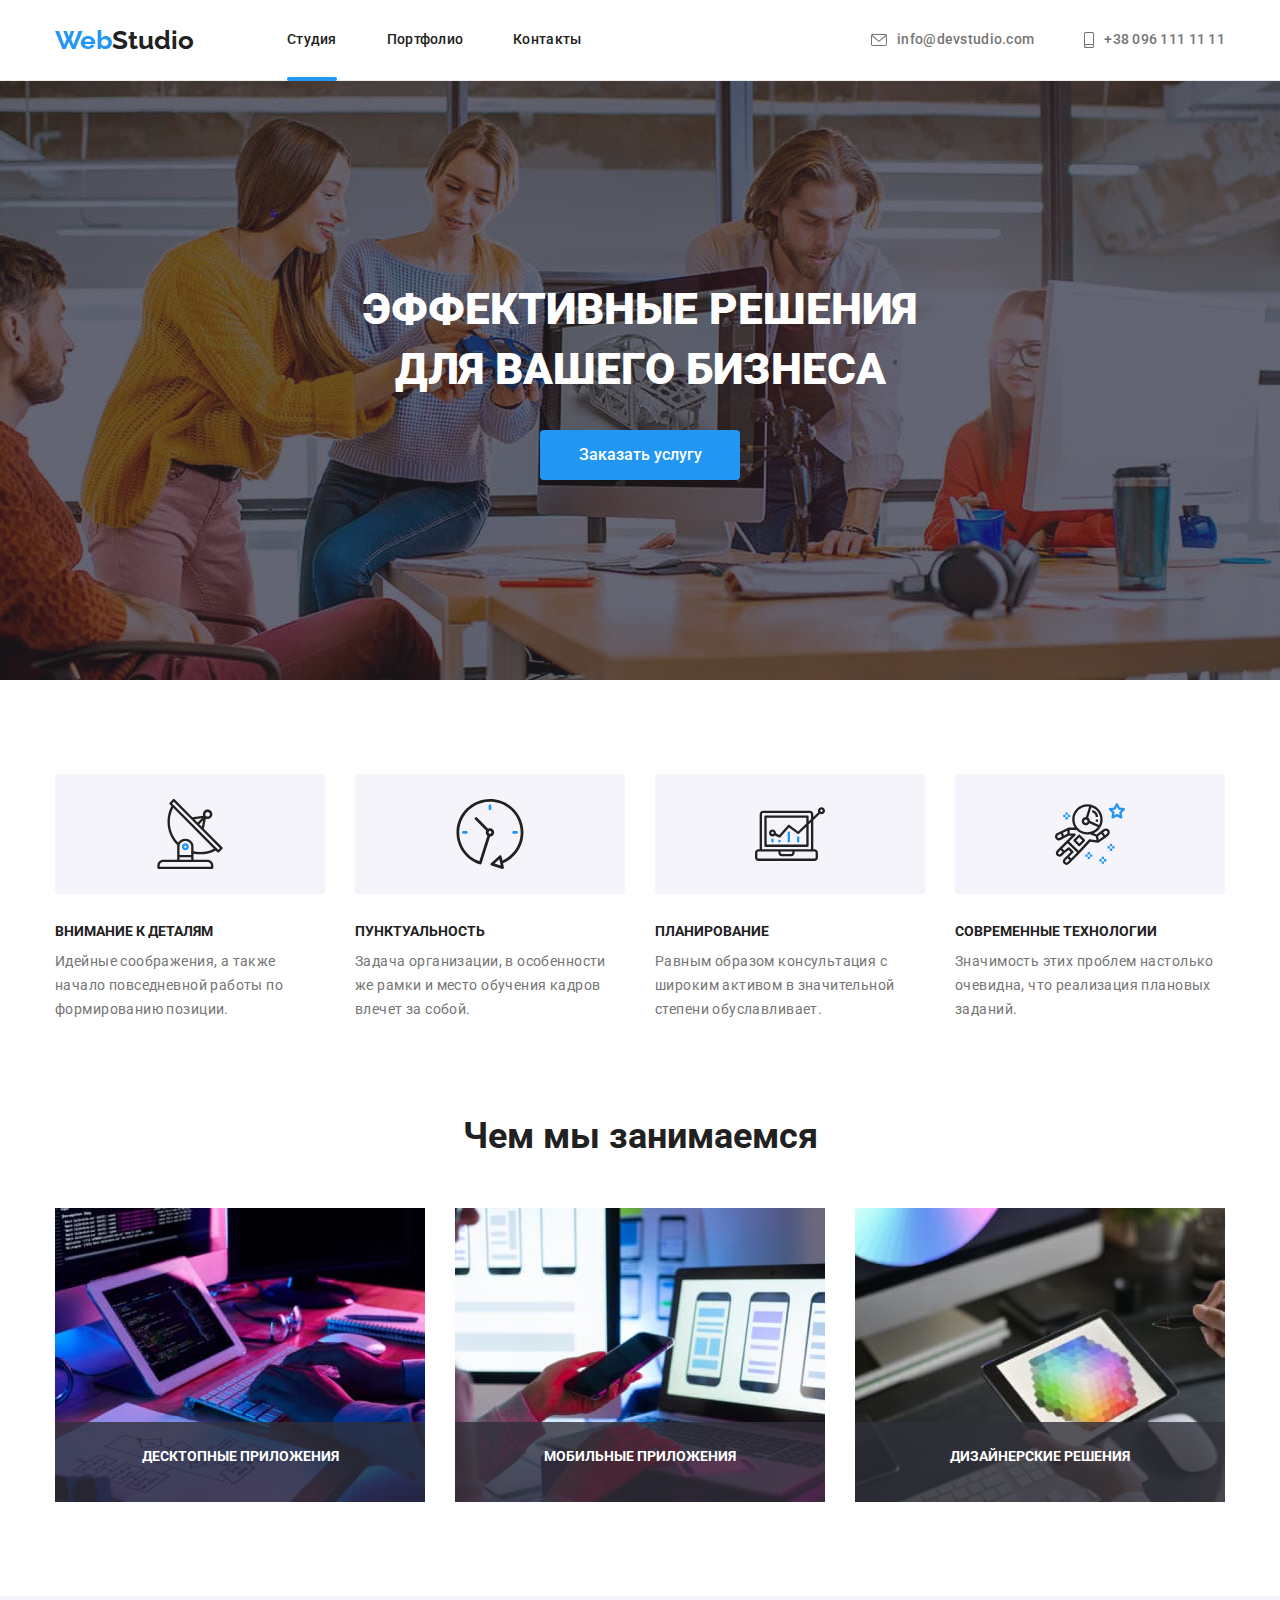
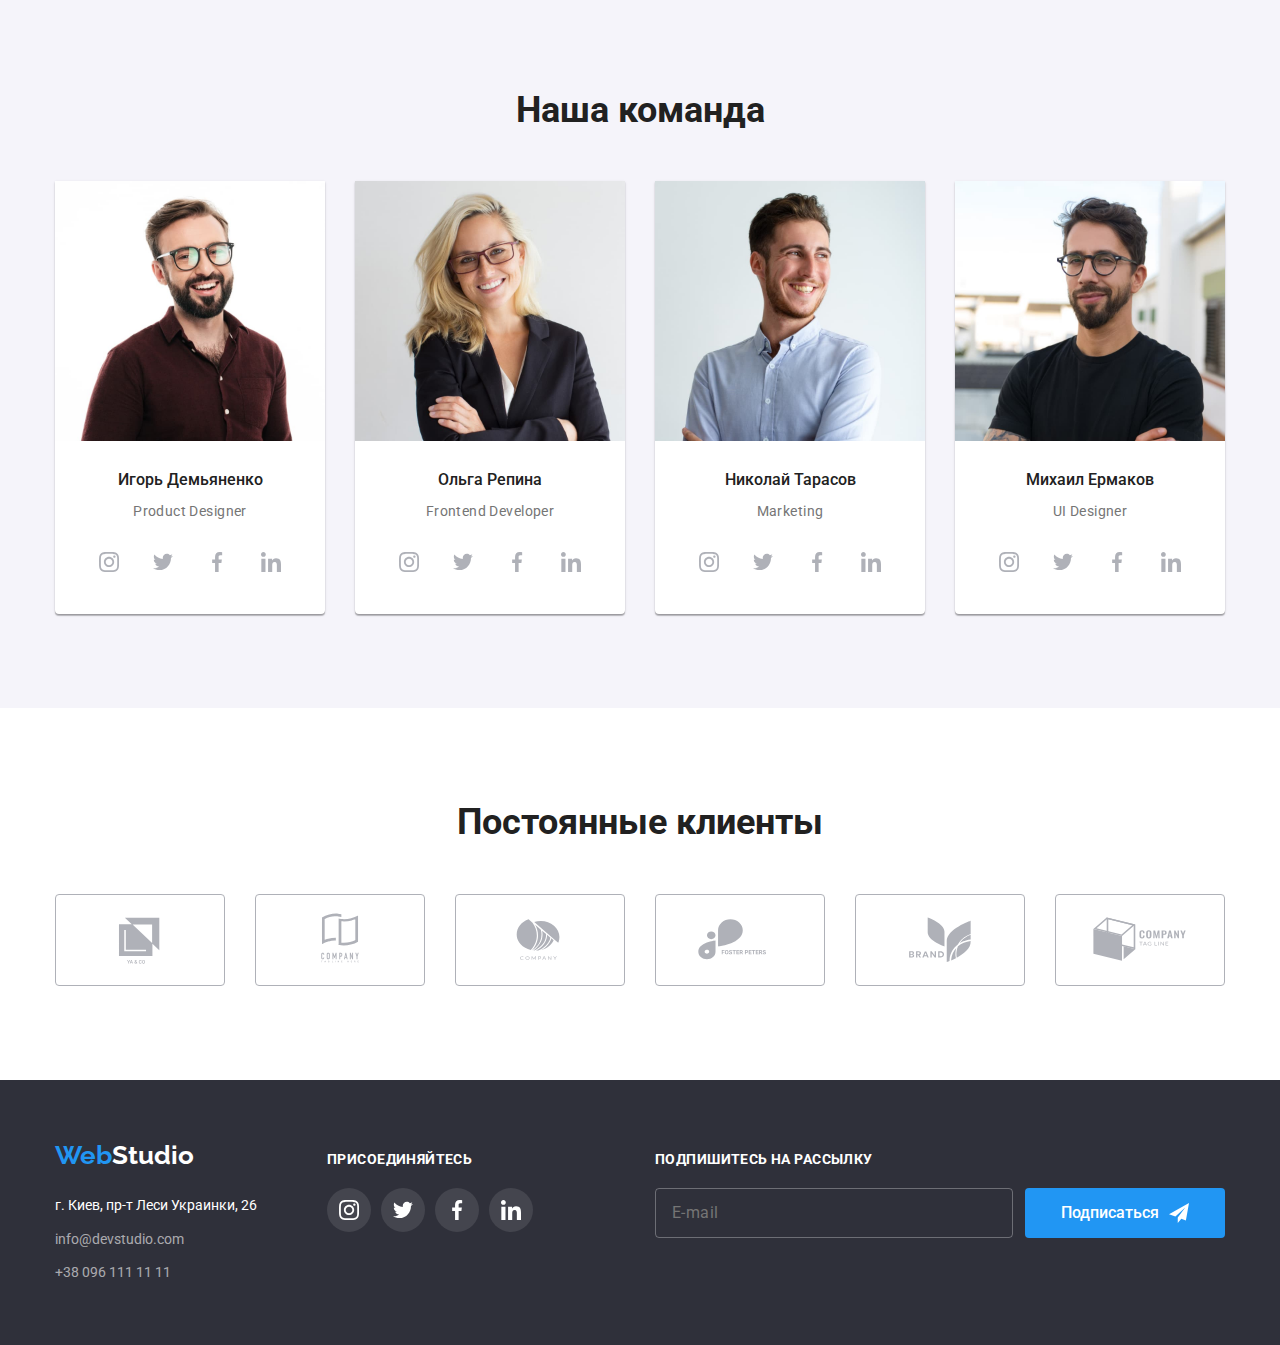
<file: index.html>
<!DOCTYPE html>
<html lang="ru">
<head>
    <meta charset="UTF-8">
    <meta http-equiv="X-UA-Compatible" content="IE=edge">
    <meta name="viewport" content="width=device-width, initial-scale=1.0">
    <title>Document</title>
    
    <link rel="preconnect" href="https://fonts.googleapis.com">
    <link rel="preconnect" href="https://fonts.gstatic.com" crossorigin>
    <link href="https://fonts.googleapis.com/css2?family=Raleway:wght@700&family=Roboto:wght@400;500;700;900&display=swap"
        rel="stylesheet">
    <link rel="stylesheet" href="./css/modern-normalize.css"/>    
    <link rel="stylesheet" href="./css/styles.css" />
</head>
<body class="body">
    <!--------------------------------------- Heder --------------------------------------------->
    <header class="page-header">
        <div class="container page-nav">
                <nav class="box-link">
                    <a href="" class="logo"><span class="accent">Web</span>Studio</a>
                    <ul class="list links-nav">
                        <li class="item ">
                            <a href="./index.html" class="link сurrent-page">Студия</a>
                        </li>
                        <li class="item">
                            <a href="./portfolio.html" class="link">Портфолио</a> 
                        </li>
                        <li class="item">
                            <a href="" class="link">Контакты</a> 
                        </li>
                    </ul>
                </nav>
                <ul class="list contacts-nav ">
                    <li class="item "> 
                        <a href="mailto:info@devstudio.com" class="mail-tel ">
                            <svg class="item-mail-svg" >
                            <use href="./image/symbol-defs.svg#icon-mail"></use>
                            </svg>info@devstudio.com
                        </a>
                    </li>
                    <li class="item ">  
                        <a href="tel:+380961111111" class="mail-tel ">
                            <svg class="item-phone-svg">
                            <use href="./image/symbol-defs.svg#icon-smartphone"></use>
                            </svg>+38 096 111 11 11
                        </a>
                    </li>
                </ul>
        </div>    
    </header>
    <main>
    <!-------------------------------------------------------- Block-hero ------------------------------------------>
            <section class="hero section ">
                <div class="container ">
                    <h1 class="hero-title">ЭФФЕКТИВНЫЕ РЕШЕНИЯ<br>ДЛЯ ВАШЕГО БИЗНЕСА</h1>
                    <button data-modal-open type="button" class="btn  hero-btn ">Заказать услугу</button>
                </div>
                
            </section>

        <!------------------------------- Block-Peculiarities --------------------------->
        <section class=" section section-pecularities">
            <div class="container pecularities">
                <ul class="list pecularities-list">
                    <li class="pecularity-item">
                        <div class="pecularity-svg">
                            <svg class="svg-i" width="70" height="70">
                                <use href="./image/symbol-defs.svg#icon-antenna"></use>
                            </svg>
                        </div>
                        <h3 class="pecularities-title">Внимание к деталям</h3>
                        <p class="pecularities-text">Идейные соображения, а также начало повседневной работы по формированию позиции.</p>
                    </li>
                    <li class="pecularity-item">
                        <div class="pecularity-svg">
                            <svg class="svg-i" width="70" height="70">
                                <use href="./image/symbol-defs.svg#icon-clock"></use>
                            </svg>
                        </div>
                        <h3 class="pecularities-title">Пунктуальность</h3>
                        <p class="pecularities-text">Задача организации, в особенности же рамки и место обучения кадров влечет за собой.</p>
                    </li>
                    <li class="pecularity-item">
                        <div class="pecularity-svg">
                            <svg class="svg-i" width="70" height="70">
                                <use href="./image/symbol-defs.svg#icon-diagram"></use>
                            </svg>
                        </div>
                        <h3 class="pecularities-title">Планирование</h3>
                        <p class="pecularities-text">Равным образом консультация с широким активом в значительной степени обуславливает.</p>
                    </li>
                    <li class="pecularity-item">
                        <div class="pecularity-svg">
                            <svg class="svg-i" width="70" height="70">
                                <use href="./image/symbol-defs.svg#icon-astronaut"></use>
                            </svg>
                        </div>
                        <h3 class="pecularities-title">Современные технологии</h3>
                        <p class="pecularities-text">Значимость этих проблем настолько очевидна, что реализация плановых заданий.</p>
                    </li>
                </ul>
            </div>
        </section>    
        <!------------------------------ Block-whate-we-do -------------------------->
        <section  class=" section ">
            <div class="container" >
                <h2 class="work-title">Чем мы занимаемся</h2>
                <ul class="list  work-item">
                    <li class="item">
                        <div class="card-thumb">
                            <img src="./image/img-dev.jpg" alt="карьтинка-разработчика" width="370" />
                            <div class="card-thumb-work">
                                <h3 class="pecularities-title thumb-work-text">Десктопные приложения</h3>
                            </div>
                        </div>
                        
                    </li>
                    <li class="item">
                        <div class="card-thumb">
                            <img src="./image/img-mob.jpg" alt="картинка-мобильного-разработчика" width="370" />
                            <div class="card-thumb-work">
                                <h3 class="pecularities-title thumb-work-text">Мобильные приложения</h3>
                            </div> 
                        </div>
                        
                    </li>
                    <li class="item">
                        <div class="card-thumb">
                            <img src="./image/img-designe.jpg" alt="картинка-дизайнера" width="370" />
                            <div class="card-thumb-work">
                                <h3 class="pecularities-title thumb-work-text">Дизайнерские решения</h3>
                            </div>
                        </div>
                        
                    </li>
                </ul>
            </div>
            
        </section>           
        
        <!----------------------------------- Block-People ------------------------------------>
        <section class="comand section ">
            <div class="container"> 
                <h2 class=" work-title">Наша команда</h2>
                <div class="list-comand">
                    <ul class="list ">
                        <li class="item-comand">
                            <img src="./image/img-Igor.jpg" alt="Игорь Демьяненко" width="270"> 
                            <h3 class="comand-title">Игорь Демьяненко</h3>
                            <p class="comand-text pecularities-text">Product Designer</p>
                            <ul class="social-list list">
                                    <li class="comand-list">
                                        <a href="" class="social-link">
                                            <svg class="comand-link" width="20" height="20">
                                                <use href="./image/symbol-defs.svg#icon-instagram"></use>
                                            </svg>
                                        </a>
                                    </li>
                                    <li class="comand-list">
                                        <a href="" class="social-link">
                                            <svg class="comand-link" width="20" height="20">
                                                <use href="./image/symbol-defs.svg#icon-twitter"></use>
                                            </svg>
                                        </a>
                                    </li>
                                    <li class="comand-list">
                                        <a href="" class="social-link">
                                            <svg class="comand-link" width="20" height="20">
                                                <use href="./image/symbol-defs.svg#icon-facebook"></use>
                                            </svg>
                                        </a>
                                    </li>
                                    <li class="comand-list">
                                        <a href="" class="social-link">
                                            <svg class="comand-link" width="20" height="20">
                                                <use href="./image/symbol-defs.svg#icon-linkedin"></use>
                                            </svg>
                                        </a>
                                    </li>
                                    
                                
                            </ul>
                        </li>
                    </ul>
                    <ul class="list">
                        <li class="item-comand">
                            <img src="./image/img-Olga.jpg" alt="Ольга Репина" width="270">
                            <h3 class="comand-title">Ольга Репина</h3>
                            <p class="comand-text pecularities-text">Frontend Developer</p>
                            <ul class="social-list list">
                                <li class="comand-list">
                                    <a href="" class="social-link">
                                        <svg class="comand-link" width="20" height="20">
                                            <use href="./image/symbol-defs.svg#icon-instagram"></use>
                                        </svg>
                                    </a>
                                </li>
                                <li class="comand-list">
                                    <a href="" class="social-link">
                                        <svg class="comand-link" width="20" height="20">
                                            <use href="./image/symbol-defs.svg#icon-twitter"></use>
                                        </svg>
                                    </a>
                                </li>
                                <li class="comand-list">
                                    <a href="" class="social-link">
                                        <svg class="comand-link" width="20" height="20">
                                            <use href="./image/symbol-defs.svg#icon-facebook"></use>
                                        </svg>
                                    </a>
                                </li>
                                <li class="comand-list">
                                    <a href="" class="social-link">
                                        <svg class="comand-link" width="20" height="20">
                                            <use href="./image/symbol-defs.svg#icon-linkedin"></use>
                                        </svg>
                                    </a>
                                </li>
                            
                            
                            </ul>
                        </li>
                    </ul>
                    <ul class="list">
                        <li class="item-comand">
                            <img src="./image/img-Nik.jpg" alt="Николай Тарасов" width="270">
                            <h3 class="comand-title ">Николай Тарасов</h3>
                            <p class="comand-text pecularities-text">Marketing</p>
                            <ul class="social-list list">
                                <li class="comand-list">
                                    <a href="" class="social-link">
                                        <svg class="comand-link" width="20" height="20">
                                            <use href="./image/symbol-defs.svg#icon-instagram"></use>
                                        </svg>
                                    </a>
                                </li>
                                <li class="comand-list">
                                    <a href="" class="social-link">
                                        <svg class="comand-link" width="20" height="20">
                                            <use href="./image/symbol-defs.svg#icon-twitter"></use>
                                        </svg>
                                    </a>
                                </li>
                                <li class="comand-list">
                                    <a href="" class="social-link">
                                        <svg class="comand-link" width="20" height="20">
                                            <use href="./image/symbol-defs.svg#icon-facebook"></use>
                                        </svg>
                                    </a>
                                </li>
                                <li class="comand-list">
                                    <a href="" class="social-link">
                                        <svg class="comand-link" width="20" height="20">
                                            <use href="./image/symbol-defs.svg#icon-linkedin"></use>
                                        </svg>
                                    </a>
                                </li>
                            
                            
                            </ul>
                        </li>
                    </ul>
                    <ul class="list">
                        <li class="item-comand">
                            <img src="./image/img-Mih.jpg" alt="Михаил Ермаков" width="270">
                            <h3 class="comand-title">Михаил Ермаков</h3>
                            <p class="comand-text pecularities-text">UI Designer</p>
                            <ul class="social-list list">
                                <li class="comand-list">
                                    <a href="" class="social-link">
                                        <svg class="comand-link" width="20" height="20">
                                            <use href="./image/symbol-defs.svg#icon-instagram"></use>
                                        </svg>
                                    </a>
                                </li>
                                <li class="comand-list">
                                    <a href="" class="social-link">
                                        <svg class="comand-link" width="20" height="20">
                                            <use href="./image/symbol-defs.svg#icon-twitter"></use>
                                        </svg>
                                    </a>
                                </li>
                                <li class="comand-list">
                                    <a href="" class="social-link">
                                        <svg class="comand-link" width="20" height="20">
                                            <use href="./image/symbol-defs.svg#icon-facebook"></use>
                                        </svg>
                                    </a>
                                </li>
                                <li class="comand-list">
                                    <a href="" class="social-link">
                                        <svg class="comand-link" width="20" height="20">
                                            <use href="./image/symbol-defs.svg#icon-linkedin"></use>
                                        </svg>
                                    </a>
                                </li>
                            
                            
                            </ul>
                        </li>
                    </ul>
                </div>
            </div>
        </section> 
            <!----------------------- Block-clients ------------------------>
        <section class="section">
            <div class="container">
                <h2 class=" work-title">Постоянные клиенты</h2>
                <ul class="list client-list">
                    <li class="client-item">
                        <a href="" class="client-link">
                            <svg class="client-icon" width="106" height="60">
                            <use href="./image/symbol-defs.svg#icon-logo1"></use>
                        </svg>
                        </a>
                    </li>
                    <li class="client-item">
                        <a href="" class="client-link">
                            <svg class="client-icon" width="106" height="60">
                                <use href="./image/symbol-defs.svg#icon-logo2"></use>
                            </svg>
                        </a>
                    </li>
                    <li class="client-item">
                        <a href="" class="client-link">
                            <svg class="client-icon" width="106" height="60">
                                <use href="./image/symbol-defs.svg#icon-logo3"></use>
                            </svg>
                        </a>
                    </li>
                    <li class="client-item">
                        <a href="" class="client-link">
                            <svg class="client-icon" width="106" height="60">
                                <use href="./image/symbol-defs.svg#icon-logo4"></use>
                            </svg>
                        </a>
                    </li>
                    <li class="client-item">
                        <a href="" class="client-link">
                            <svg class="client-icon" width="106" height="60">
                                <use href="./image/symbol-defs.svg#icon-logo5"></use>
                            </svg>
                        </a>
                    </li>
                    <li class="client-item">
                        <a href="" class="client-link">
                            <svg class="client-icon" width="106" height="60">
                                <use href="./image/symbol-defs.svg#icon-logo6"></use>
                            </svg>
                        </a>
                    </li>
                </ul>
            </div>
        </section>
    </main>    
    <!---------------------------------------------- Block-info-adress ------------------------------------>
    <footer class="footer">
        <section class="section page-footer">
            <div class="container footer-box">
                <div class="adress-box">
                    <a href="" class="logo-footer"><span class="accent">Web</span>Studio</a>
                    <address class="footer-list">
                        <ul class="list footer-item">
                            <li class="item-link"><a href="https://goo.gl/maps/k76e9kJCpqjz31AP6" target="_blank" rel="noreferrer noopener"
                                    class="footer-link">г. Киев, пр-т Леси Украинки, 26</a></li>
                            <li class="item-link"><a href="mailto:info@devstudio.com" class="footer-mail">info@devstudio.com</a></li>
                            <li class="item-link"><a href="tel:+380961111111" class="footer-tel">+38 096 111 11 11</a></li>
                        </ul>
                    </address>
                </div>
                <div class="social-box">
                    <p class="footer-box-title">присоединяйтесь</p>
                    <ul class="social-list list">
                        <li class="comand-list">
                            <a href="" class="social-link footer-item-link">
                                <svg class=" footer-item-fill" width="20" height="20">
                                    <use href="./image/symbol-defs.svg#icon-instagram"></use>
                                </svg>
                            </a>
                        </li>
                        <li class="comand-list">
                            <a href="" class="social-link footer-item-link">
                                <svg class=" footer-item-fill" width="20" height="20">
                                    <use href="./image/symbol-defs.svg#icon-twitter"></use>
                                </svg>
                            </a>
                        </li>
                        <li class="comand-list">
                            <a href="" class="social-link footer-item-link">
                                <svg class=" footer-item-fill" width="20" height="20">
                                    <use href="./image/symbol-defs.svg#icon-facebook"></use>
                                </svg>
                            </a>
                        </li>
                        <li class="comand-list">
                            <a href="" class="social-link footer-item-link">
                                <svg class="footer-item-fill" width="20" height="20">
                                    <use href="./image/symbol-defs.svg#icon-linkedin"></use>
                                </svg>
                            </a>
                        </li>
                    </ul>
                </div>
                <div class="mail-box social-box">
                    <p class="footer-box-title">Подпишитесь на рассылку</p>
                    <form action="#form-action-modal" class="social-list">
                        <label for="email" >
                            <input type="email" name="email" placeholder="E-mail" id="email" class="mail-label">
                        </label>
                        <button type="submit" aria-label="Подписаться" class="btn  hero-btn  footer-btn" >
                            Подписаться
                            <svg width="24" height="24" class="footer-item-telega">
                                <use href="./image/symbol-defs.svg#icon-telega-footer"></use>
                            </svg>
                            
                        </button>
                    </form>

                </div>

            </div>    
        </section>
    </footer>
    <div  data-modal class="backdrop is-hidden">
        <div class="modal">
                <button data-modal-close type="button" class="modal-link">
                    <svg class="modal-item-close " width="11" height="11">
                        <use href="./image/symbol-defs.svg#icon-close"></use>
                    </svg>
                </button>
                <p class="modal-heder-position"><b class="modal-heder-text">Оставьте свои данные, мы вам перезвоним</b></p>
                    <!----------------------- modal-form  -------------------------------------->
                <form action="#" class="form">
                    <div class="form-modal">
                        <label for="username" class=" form-label">Имя</label>
                        <input type="text" name="username" autofocus id="username" class="form-input" required>
                        <svg class="form-icon" width="18" height="18">
                            <use href="./image/symbol-defs.svg#icon-modal-name"></use>
                        </svg>
                    </div>
                    <div class="form-modal">
                        <label for="phone-number" class="form-label">Телефон</label>
                        <input type="tel" name="phone-number" id="phone-number" class="form-input" required>
                        <svg class="form-icon" width="18" height="18">
                            <use href="./image/symbol-defs.svg#icon-modal-tel"></use>
                        </svg>
                    </div>
                    <div class="form-modal">
                        <label for="e-mail" class="form-label">Почта</label>
                        <input type="email" name="email" id="e-mail" class="form-input" required>
                        <svg class="form-icon" width="18" height="18">
                            <use href="./image/symbol-defs.svg#icon-modal-mail"></use>
                        </svg>
                    </div>
                    <div class="form-modal">
                        <label for="coment" class="form-label">Комментарий</label>
                        <textarea name="feedback" rows="5" placeholder="Введите текст" class="modal-txt-area form-input" id="coment"></textarea>
                    </div>
                    <!-------------------------------------- modal-chekbox ---------------------------------------->
                    <label for="checkbox" class="chekbox-txt">
                        <input type="checkbox" name="checkbox" class="checkbox" id="checkbox">
                        <span class="form-checkbox"></span>Соглашаюсь с рассылкой и принимаю&nbsp;
                        <a href="" class="chekbox-txt-accent">Условия договора</a>
                        <svg class="checkbox-icon" width="16" height="15">
                            <use href="./image/symbol-defs.svg#icon-icon-check"></use>
                        </svg>
                    </label>
                    <!------------------------------------------------- modal-main-btn --------------------------->
                    <div class="form-button"><button type="submit" class="btn  hero-btn modal-btn">Отправить</button></div>    
                </form>
            
            
        </div>
    </div>
    <script src="./js/modal.js"></script>
</body>
</html>
</file>
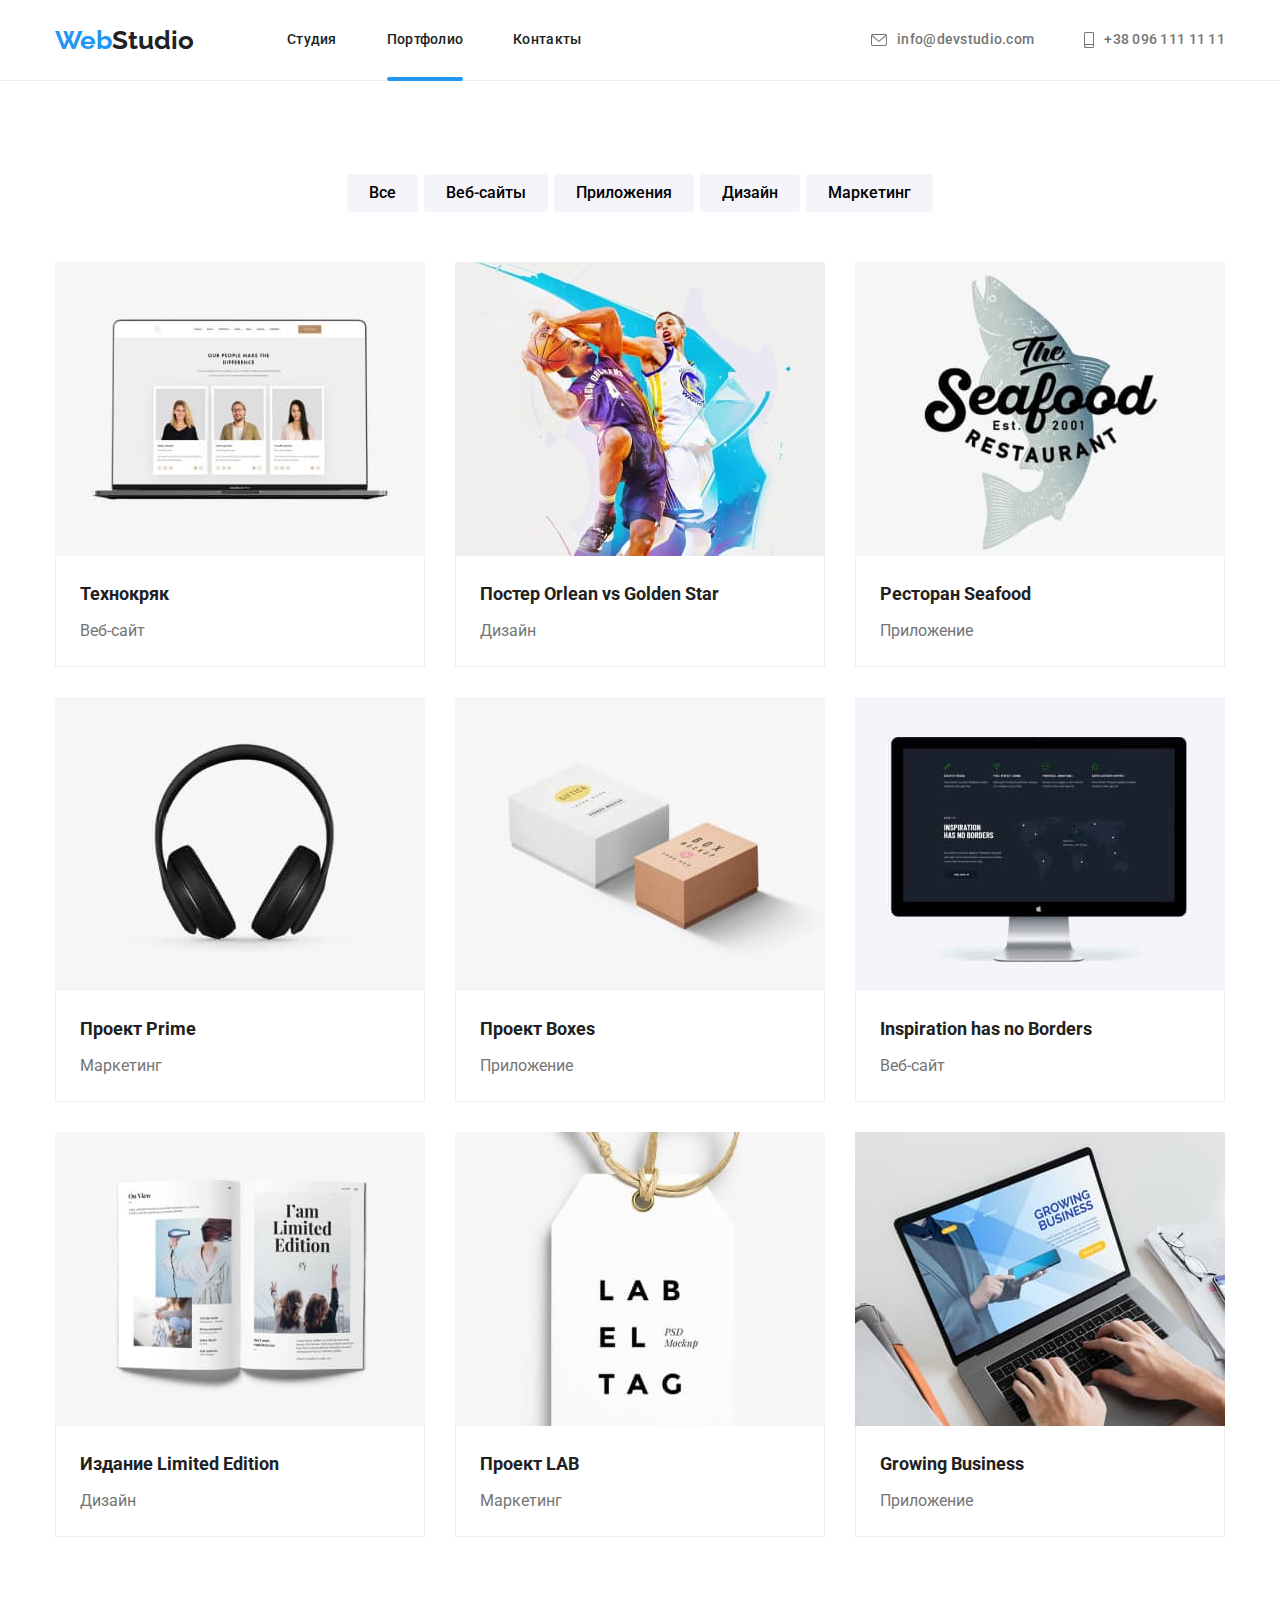
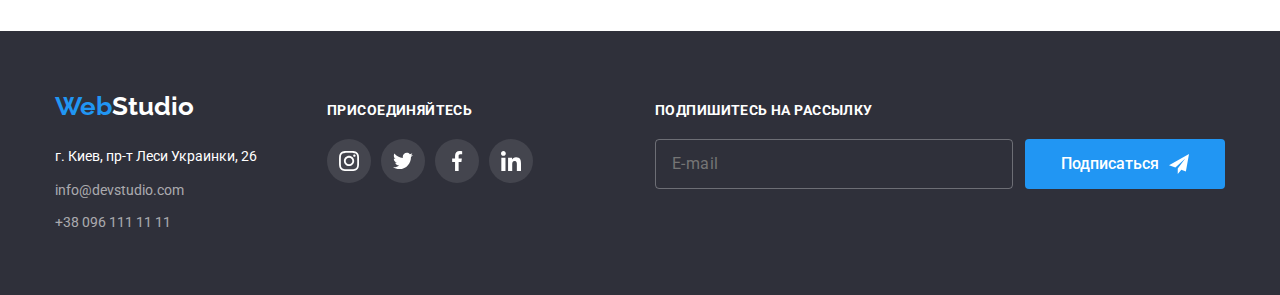
<file: portfolio.html>
<!DOCTYPE html>
<html lang="ru">
<head>
    <meta charset="UTF-8">
    <meta http-equiv="X-UA-Compatible" content="IE=edge">
    <meta name="viewport" content="width=device-width, initial-scale=1.0">
    <title>Portfolio</title>
    
    <link rel="preconnect" href="https://fonts.googleapis.com">
    <link rel="preconnect" href="https://fonts.gstatic.com" crossorigin>
    <link href="https://fonts.googleapis.com/css2?family=Raleway:wght@700&family=Roboto:wght@400;500;700;900&display=swap"
        rel="stylesheet">
    <link rel="stylesheet" href="./css/modern-normalize.css">    
    <link rel="stylesheet" href="./css/styles.css" />
</head>
<body class="body">
    <!-- Heder -->
    <header class="page-header">
        <div class="container page-nav">
            <nav class="box-link">
                <a href="" class="logo"><span class="accent">Web</span>Studio</a>
                <ul class="list links-nav">
                    <li class="item"><a href="./index.html" class="link">Студия</a></li>
                    <li class="item"><a href="./portfolio.html" class="link сurrent-page">Портфолио</a> </li>
                    <li class="item"><a href="" class="link">Контакты</a> </li>
                </ul>
            </nav>
            <ul class="list contacts-nav ">
                <li class="item ">
                    <a href="mailto:info@devstudio.com" class="mail-tel ">
                        <svg class="item-mail-svg">
                            <use href="./image/symbol-defs.svg#icon-mail"></use>
                        </svg>info@devstudio.com
                    </a>
                </li>
                <li class="item ">
                    <a href="tel:+380961111111" class="mail-tel ">
                        <svg class="item-phone-svg">
                            <use href="./image/symbol-defs.svg#icon-smartphone"></use>
                        </svg>+38 096 111 11 11
                    </a>
                </li>
            </ul>
        </div>
    </header>
    <!------------ block-main -------------->
    <main >
        <!-- filter-button-section -->
        <section class="section">
            <div class="container">
            <ul class="list nav-btn">
                <li  class="item-btn">
                    <button type="button" class="btn">Все</button>
                </li>
                <li class="item-btn">    
                    <button type="button" class="btn">Веб-сайты</button>
                </li>
                <li class="item-btn">
                    <button type="button" class="btn">Приложения</button>
                </li>
                <li class="item-btn">
                    <button type="button" class="btn">Дизайн</button>
                </li>
                <li class="item-btn">    
                    <button type="button" class="btn">Маркетинг</button>
                </li>
            </ul>
        
        <!-- projects-menu -->
        
            <ul class="list project-list">
                <li class="project-item">
                    <article class="card" >
                        <div class="card-thumb">
                            <img src="./image/tehnokryak.jpg" alt="картинка-персонала" width="370" height="294">
                            <div class="card-action">
                                <p class="card-action-text">Технокряк это современная площадка распространения коронавируса. Компании используют эту платформу для цифрового
                                    шпионажа и атак на защищённые сервера конкурентов.</p>
                            </div>
                            
                        </div>
                        <div class="title-conteiner">
                            <h3 class="list-title">Технокряк</h3>
                            <p class="list-work">Веб-сайт</p>
                        </div>
                    </article>
                </li>
                <li class="project-item">
                    <article class="card" >
                        <div class="card-thumb">
                            <img src="./image/new-orlean.jpg" alt="картинка-баскетболистов" width="370" height="294">
                            <div class="card-action">
                                <p class="card-action-text">Технокряк это современная площадка распространения коронавируса. Компании используют эту
                                    платформу для цифрового
                                    шпионажа и атак на защищённые сервера конкурентов.</p>
                            </div>
                        </div>
                        <div class="title-conteiner">
                            <h3 class="list-title">Постер <span lang="en">Orlean vs Golden Star</span> </h3>
                            <p class="list-work">Дизайн</p>
                        </div>
                    </article>
                </li>
                <li class="project-item">
                    <article class="card" >
                        <div class="card-thumb">
                            <img src="./image/seafood.jpg" alt="картинка-ретсорана" width="370" height="294">
                            <div class="card-action">
                                <p class="card-action-text">Технокряк это современная площадка распространения коронавируса. Компании используют эту
                                    платформу для цифрового
                                    шпионажа и атак на защищённые сервера конкурентов.</p>
                            </div>
                        </div>
                        <div class="title-conteiner">
                            <h3 class="list-title">Ресторан <span lang="en">Seafood</span></h3>
                            <p class="list-work">Приложение</p>
                        </div>
                    </article>
                </li>
                <li class="project-item">
                    <article class="card">
                        <div class="card-thumb">
                            <img src="./image/prime.jpg" alt="картинка-наушники" width="370" height="294">
                            <div class="card-action">
                                <p class="card-action-text">Технокряк это современная площадка распространения коронавируса. Компании используют эту
                                    платформу для цифрового
                                    шпионажа и атак на защищённые сервера конкурентов.</p>
                            </div>
                        </div>
                        <div class="title-conteiner">
                            <h3 class="list-title">Проект <span lang="en">Prime</span></h3>
                            <p class="list-work">Маркетинг</p>
                        </div>
                    </article>
                </li>
                <li class="project-item">
                    <article class="card">
                        <div class="card-thumb">
                            <img src="./image/boxes.jpg" alt="картинка-каробки" width="370" height="294">
                            <div class="card-action">
                                <p class="card-action-text">Технокряк это современная площадка распространения коронавируса. Компании используют эту
                                    платформу для цифрового
                                    шпионажа и атак на защищённые сервера конкурентов.</p>
                            </div>
                        </div>
                        <div class="title-conteiner">
                            <h3 class="list-title">Проект <span lang="en">Boxes</span></h3>
                            <p class="list-work">Приложение</p>
                        </div>
                    </article>
                </li>
                <li class="project-item">
                    <article class="card">
                        <div class="card-thumb">
                            <img src="./image/inspiration.jpg" alt="картинка-ноутбука" width="370" height="294">
                            <div class="card-action">
                                <p class="card-action-text">Технокряк это современная площадка распространения коронавируса. Компании используют эту
                                    платформу для цифрового
                                    шпионажа и атак на защищённые сервера конкурентов.</p>
                            </div>
                        </div>
                        <div class="title-conteiner">
                            <h3 class="list-title"><span lang="en">Inspiration has no Borders</span></h3>
                            <p class="list-work">Веб-сайт</p>
                        </div>
                    </article>
                </li>
                <li class="project-item">
                    <article class="card" >
                        <div class="card-thumb">
                            <img src="./image/limited-ed.jpg" alt="картинка-журнала" width="370" height="294">
                            <div class="card-action">
                                <p class="card-action-text">Технокряк это современная площадка распространения коронавируса. Компании используют эту
                                    платформу для цифрового
                                    шпионажа и атак на защищённые сервера конкурентов.</p>
                            </div>
                        </div>
                        <div class="title-conteiner">
                            <h3 class="list-title">Издание <span lang="en">Limited Edition</span></h3>
                            <p class="list-work">Дизайн</p>
                        </div>
                    </article>
                </li>
                <li class="project-item">
                    <article class="card" >
                        <div class="card-thumb">
                            <img src="./image/lab.jpg" alt="картинка-бирка-на-веревке" width="370" height="294">
                            <div class="card-action">
                                <p class="card-action-text">Технокряк это современная площадка распространения коронавируса. Компании используют эту
                                    платформу для цифрового
                                    шпионажа и атак на защищённые сервера конкурентов.</p>
                            </div>
                        </div>
                        <div class="title-conteiner">
                            <h3 class="list-title">Проект <span lang="en">LAB</span></h3>
                            <p class="list-work">Маркетинг</p>
                        </div>
                    </article>
                </li>
                <li class="project-item">
                    <article class="card" >
                        <div class="card-thumb">
                            <img src="./image/business.jpg" alt="картинка-бизнесмена-за-ноутбуком" width="370" height="294">
                            <div class="card-action">
                                <p class="card-action-text">Технокряк это современная площадка распространения коронавируса. Компании используют эту
                                    платформу для цифрового
                                    шпионажа и атак на защищённые сервера конкурентов.</p>
                            </div>
                        </div>
                        <div class="title-conteiner">
                            <h3 class="list-title"><span lang="en">Growing Business</span></h3>
                            <p class="list-work">Приложение</p>
                        </div>
                    </article>
                </li> 
            </ul>
            </div>
        </section>
    </main>
    <!----block-info-adress ----->
    <footer class="footer">
        <section class="section page-footer">
            <div class="container footer-box">
                <div class="adress-box">
                    <a href="" class="logo-footer"><span class="accent">Web</span>Studio</a>
                    <address class="footer-list">
                        <ul class="list footer-item">
                            <li class="item-link"><a href="https://goo.gl/maps/k76e9kJCpqjz31AP6" target="_blank"
                                    rel="noreferrer noopener" class="footer-link">г. Киев, пр-т Леси Украинки, 26</a></li>
                            <li class="item-link"><a href="mailto:info@devstudio.com"
                                    class="footer-mail">info@devstudio.com</a></li>
                            <li class="item-link"><a href="tel:+380961111111" class="footer-tel">+38 096 111 11 11</a></li>
                        </ul>
                    </address>
                </div>
                <div class="social-box">
                    <p class="footer-box-title">присоединяйтесь</p>
                    <ul class="social-list list">
                        <li class="comand-list">
                            <a href="" class="social-link footer-item-link">
                                <svg class=" footer-item-fill" width="20" height="20">
                                    <use href="./image/symbol-defs.svg#icon-instagram"></use>
                                </svg>
                            </a>
                        </li>
                        <li class="comand-list">
                            <a href="" class="social-link footer-item-link">
                                <svg class=" footer-item-fill" width="20" height="20">
                                    <use href="./image/symbol-defs.svg#icon-twitter"></use>
                                </svg>
                            </a>
                        </li>
                        <li class="comand-list">
                            <a href="" class="social-link footer-item-link">
                                <svg class=" footer-item-fill" width="20" height="20">
                                    <use href="./image/symbol-defs.svg#icon-facebook"></use>
                                </svg>
                            </a>
                        </li>
                        <li class="comand-list">
                            <a href="" class="social-link footer-item-link">
                                <svg class="footer-item-fill" width="20" height="20">
                                    <use href="./image/symbol-defs.svg#icon-linkedin"></use>
                                </svg>
                            </a>
                        </li>
                    </ul>
                </div>
                <div class="mail-box social-box">
                    <p class="footer-box-title">Подпишитесь на рассылку</p>
                    <form action="" class="social-list">
                        <label for="email">
                            <input type="email" name="email" placeholder="E-mail" id="email" class="mail-label">
                        </label>
                        <button type="submit" aria-label="Подписаться" class="btn  hero-btn  footer-btn">
                            Подписаться
                            <svg width="24" heigh="24" class="footer-item-telega">
                                <use href="./image/symbol-defs.svg#icon-telega-footer"></use>
                            </svg>
    
                        </button>
                    </form>
    
                </div>
    
            </div>
        </section>
    </footer>


    
</body>
</html>
</file>
<file: css/styles.css>
/*------------------------------------- PORTFOLIO.HTML -----------------------------------*/

:root {
  --primary-text-color: #212121;
  --title-text-color: #757575;
  --accent-color: #2196f3;
  --accent-text-color: #fff;
  --itm-logo-color: #afb1b8;
  --item-card: 30px;
  --icon-fill: #afb1b8;
  --animation-cubic: cubic-bezier(0.4, 0, 0.2, 1);
}

body {
  color: var(--primary-text-color);
  font-family: Roboto, sans-serif;
  font-weight: 400;
  margin: 0;
  padding: 0;
}
.body {
  padding-top: 80px;
}

.container {
  width: 1200px;
  padding-left: 15px;
  padding-right: 15px;
  margin-left: auto;
  margin-right: auto;
}

.page-nav {
  display: flex;
  justify-content: space-between;
  align-items: center;
}

.section {
  padding-top: 94px;
  padding-bottom: 94px;
}
.box-link {
  display: flex;
  align-items: center;
}

h1,
h2,
h3,
h4,
h5,
h6,
p {
  margin: 0px;
}

img {
  display: block;
  max-width: 100%;
  height: auto;
}

/*--------------------------------------- heder --------------------------------------*/

.page-header {
  position: fixed;
  min-width: 100%;
  top: 0;
  left: 0;
  z-index: 2;
  display: flex;
  background-color: #fff;
  border-bottom: 1px solid #ececec;
}

.logo {
  display: inline-block;
  color: var(--primary-text-color);
  font-family: Raleway;
  font-style: 400;
  font-weight: 700;
  font-size: 26px;
  line-height: 1.19;
  text-decoration: none;
}

.accent {
  color: var(--accent-color);
}

.list {
  display: flex;
  list-style: none;
  font-style: normal;
  margin: 0px;
  padding: 0px;
}
.link {
  display: inline-block;
}
.сurrent-page {
  position: relative;
}
.links-nav {
  display: flex;
  margin-left: 93px;
}

.links-nav .item + .item,
.contacts-nav .item + .item {
  margin-left: 50px;
}

.links-nav .item:last-child,
.pecularities-list:last-child {
  margin-right: 0px;
}
.links-nav .link {
  display: block;

  font-weight: 500;
  font-size: 14px;
  line-height: 1.14;
  letter-spacing: 0.02em;
  color: var(--primary-text-color);
  text-decoration: none;
  padding-top: 32px;
  padding-bottom: 32px;
  padding-left: 0;

  transition: color 250ms var(--animation-cubic);
}

.links-nav .link:hover,
.contacts-nav .mail-tel:focus,
.contacts-nav .mail-tel:hover,
.links-nav .link:focus {
  color: var(--accent-color);
}

.сurrent-page::after {
  content: '';
  position: absolute;
  bottom: -1px;
  left: 0;
  width: 100%;
  height: 4px;
  background-color: var(--accent-color);
  border-radius: 2px;
}

.link:hover:after {
  opacity: 1;
}

.item-mail-svg {
  height: 12px;
  width: 16px;
  margin-right: 10px;
  fill: currentColor;
}

.item-phone-svg {
  height: 16px;
  width: 10px;
  margin-right: 10px;
  fill: currentColor;
}

.contacts-nav .mail-tel {
  display: flex;
  justify-content: center;
  align-items: center;
  font-weight: 500;
  font-size: 14px;
  line-height: 1.14;
  letter-spacing: 0.02em;
  color: var(--title-text-color);
  text-decoration: none;

  transition: color 250ms var(--animation-cubic);
}
/*-------------------------------------- block-main --------------------------------------------------*/
/*------------------------------ filter-button-section -------------------------------------------*/
.nav-btn {
  justify-content: center;
  margin-bottom: 50px;
}
.nav-btn .item-btn:not(:last-child) {
  margin-right: 6px;
}
.btn {
  padding: 6px 22px;
  display: inline-block;
  font-family: inherit;
  font-weight: 500;
  font-size: 16px;
  line-height: 1.62em;
  text-align: center;
  background: #f5f4fa;
  border-radius: 4px;
  text-decoration: none;
  border: none;
  cursor: pointer;
  box-shadow: none;
  transition: color 250ms var(--animation-cubic), background 250ms var(--animation-cubic),
    box-shadow 250ms var(--animation-cubic);
}

.btn:focus,
.btn:hover {
  color: var(--accent-text-color);
  background: var(--accent-color);
  box-shadow: 0px 3px 1px rgba(0, 0, 0, 0.1), 0px 1px 2px rgba(0, 0, 0, 0.08),
    0px 2px 2px rgba(0, 0, 0, 0.12);
  border-radius: 4px;
}

/*-------------------------------------- projects-menu ----------------------------*/
.card-thumb {
  position: relative;
  overflow: hidden;
}
.card-action {
  position: absolute;
  top: 100%;
  left: 0;
  height: 100%;
  background-color: rgba(33, 150, 243, 0.9);
  transform: translateY(0);
  transition: transform 250ms var(--animation-cubic);
}
.card-action-text {
  padding: 63px 24px;
  font-size: 18px;
  line-height: 1.55em;
  letter-spacing: 0.03em;
  color: var(--accent-text-color);
}
.card:hover .card-action {
  transform: translateY(-100%);
}

.project-list {
  display: flex;
  flex-wrap: wrap;
  margin-right: calc(-1 * var(--item-card));
  margin-bottom: calc(-1 * var(--item-card));
}
.project-item {
  width: 370px;
  flex-basis: calc((100% / 3) - var(--item-card));
  margin-right: var(--item-card);
  margin-bottom: var(--item-card);
}
.project-item:hover,
.project-item:focus {
  box-shadow: 0px 1px 1px rgba(0, 0, 0, 0.12), 0px 4px 4px rgba(0, 0, 0, 0.06),
    1px 4px 6px rgba(0, 0, 0, 0.16);
  cursor: pointer;
}
/*--------------- card ---------------------*/
.title-conteiner {
  padding: 20px 24px;
  border: 1px solid #eeeeee;
  border-top: none;
}

.list .list-title {
  margin-bottom: 4px;
  font-weight: 700;
  font-size: 18px;
  line-height: 2;
}

.list .list-work {
  font-size: 16px;
  line-height: 1.87;
  color: var(--title-text-color);
}

/* --------------------------------------------------footer---------------------------------------*/
.footer {
  background: #2f303a;
}
.page-footer {
  display: flex;
  flex-direction: column;
  align-items: flex-start;
  padding: 60px 0px;
}
.logo-footer {
  color: var(--accent-text-color);
  font-style: normal;
  font-family: Raleway;
  font-weight: 700;
  font-size: 26px;
  line-height: 1.19;
}
.footer-list {
  margin-top: 20px;
}
.footer-item {
  display: flex;
  flex-direction: column;
}
.footer-item .item-link:not(:last-child) {
  display: flex;
  margin-bottom: 9px;
}
.footer-mail,
.footer-tel {
  font-style: normal;
  font-size: 14px;
  line-height: 1.71;
  color: rgba(255, 255, 255, 0.6);
}

.footer-link {
  color: var(--accent-text-color);
  line-height: 2;
  font-size: 14px;
}

.footer a {
  text-decoration: none;
}
.footer-box {
  display: flex;
  align-items: baseline;
}
.social-box {
  display: flex;
  justify-content: center;
  align-items: flex-start;
  flex-direction: column;
  margin-left: 70px;
}
.footer-box-title {
  margin-bottom: 20px;
  color: var(--accent-text-color);
  font-weight: bold;
  font-size: 14px;
  line-height: 1.14;
  letter-spacing: 0.03em;
  text-transform: uppercase;
}

.footer-item-link {
  background: rgba(255, 255, 255, 0.1);
  transition: background 250ms var(--animation-cubic);
}
.footer-item-fill {
  transform: scale(1);
  fill: var(--accent-text-color);
  transition: transform 250ms var(--animation-cubic), fill 250ms var(--animation-cubic);
}
.footer-item-fill:hover {
  transform: scale(1.25);
  fill: #fff;
}
.mail-box {
  margin-left: auto;
}

.footer-btn {
  display: flex;
  align-items: center;
  justify-content: center;
}

.mail-label {
  width: 358px;
  height: 50px;
  margin-right: 12px;
  padding: 15px 16px;
  border: 1px solid rgba(255, 255, 255, 0.3);
  border-radius: 4px;
  outline: none;
  background-color: inherit;
  font-size: 16px;
  line-height: 1.25em;
  letter-spacing: 0.03em;
  color: rgba(255, 255, 255, 0.6);
}

.footer-item-telega {
  width: 20px;
  height: 20px;
  margin-left: 10px;
}

/* ----------------------------------INDEXT.HTML ----------------------------------------*/

/*--------------------- block-hero------------------------- */
.hero {
  text-align: center;
  padding-top: 200px;
  padding-bottom: 200px;

  max-width: 1600px;
  height: 600px;
  margin-left: auto;
  margin-right: auto;

  background-position: center;
  background-repeat: no-repeat;
  background-size: cover;
  background-image: linear-gradient(rgba(47, 48, 58, 0.4), rgba(47, 48, 58, 0.4)),
    url('../image/herobackgraund.jpg');
}

.hero-title {
  font-family: Roboto;
  font-weight: 900;
  font-size: 44px;
  line-height: 1.36;
  color: var(--accent-text-color);

  margin-bottom: 30px;
  width: 696px;
  margin-left: auto;
  margin-right: auto;
}

.hero-btn {
  color: var(--accent-text-color);
  background-color: var(--accent-color);
  padding: 10px 32px;
  min-width: 200px;
  min-height: 50px;
}
/* --------------------Block-Peculiarities---------------- */
.section-pecularities {
  padding-bottom: 0px;
}
.pecularities {
  display: flex;
}
.pecularity-item {
  min-width: 270px;
  min-height: 101px;
  margin-right: 30px;
}
.pecularity-svg {
  display: flex;
  justify-content: center;
  align-items: center;
  height: 120px;

  border-radius: 4px;
  background: #f5f4fa;
  margin-bottom: 30px;
}

.pecularities-title {
  text-transform: uppercase;
  font-weight: 700;
  margin-bottom: 10px;
}

.list .pecularities-title {
  font-size: 14px;
  line-height: 1.14;
}

.list .pecularities-text {
  color: var(--title-text-color);
  font-size: 14px;
  line-height: 1.71;
  letter-spacing: 0.03em;
}
/* --------------------------Block-whate-we-do----------------- */
.work-item {
  display: flex;
  align-items: center;
}
.work-item .item:not(:last-child) {
  margin-right: 30px;
}
.card-thumb-work {
  position: absolute;
  left: 0;
  bottom: 0;
  width: 100%;
  background-color: rgba(47, 48, 58, 0.8);
}
.thumb-work-text {
  padding-top: 27px;
  padding-bottom: 27px;
  text-align: center;
  color: var(--accent-text-color);
}
/* ---------------------Block-People --------------------------*/
.comand {
  background: #f5f4fa;
}

.work-title {
  font-weight: 700;
  font-size: 36px;
  line-height: 1.16;
  text-align: center;
  margin-bottom: 50px;
}
.list-comand {
  display: flex;
  align-items: center;
  justify-content: space-between;
}
.list-comand .list:not(:last-child) {
  margin-right: 30px;
}
.item-comand {
  padding-bottom: 30px;
  background: #ffffff;
  box-shadow: 0px 1px 3px rgba(0, 0, 0, 0.12), 0px 1px 1px rgba(0, 0, 0, 0.14),
    0px 2px 1px rgba(0, 0, 0, 0.2);
  border-radius: 0px 0px 4px 4px;
  text-align: center;
}
.comand-title {
  margin-top: 30px;
  margin-bottom: 10px;
  font-weight: 500;
  font-size: 16px;
  line-height: 1.18;
}

.comand-text {
  margin-bottom: 16px;
  font-size: 16px;
  line-height: 1.18;
}

.social-list {
  display: flex;
  justify-content: center;
}
.comand-list {
  width: 44px;
  height: 44px;
}
.comand-list:not(:last-child) {
  margin-right: 10px;
}
.social-link {
  display: flex;
  justify-content: center;
  align-items: center;
  width: 100%;
  height: 100%;
  border-radius: 50%;

  transform: scale(1);
  transition: transform 250ms var(--animation-cubic);
}

.comand-link {
  fill: var(--icon-fill);
  transform: scale(1);
  transition: fill 250ms var(--animation-cubic), transform 250ms var(--animation-cubic);
}

.social-link:hover .comand-link,
.social-link:focus .comand-link {
  fill: var(--accent-text-color);
  transform: scale(1.25);
}

.social-link:hover,
.social-link:focus {
  background-color: var(--accent-color);
  transform: scale(1.25);
}
/* ------------------------- Block-clients-------------------------- */
.client-list {
  display: flex;
}

.client-item:not(:last-child) {
  margin-right: var(--item-card);
}

.client-list .client-item {
  width: 170px;
  height: 92px;
  text-align: center;
}

.client-link {
  display: flex;
  align-items: center;
  justify-content: center;
  width: 100%;
  height: 100%;
  color: var(--icon-fill);
  border: 1px solid var(--icon-fill);
  border-radius: 4px;

  transition: color 250ms var(--animation-cubic), border 250ms var(--animation-cubic);
}
.client-icon {
  fill: currentColor;
}

.client-link:hover,
.client-link:focus {
  border-color: var(--accent-color);
  color: var(--accent-color);
}
/*--------------------------------------- modal -------------------------------------------------*/
.backdrop {
  position: fixed;
  top: 0;
  left: 0;
  width: 100vw;
  height: 100vh;
  opacity: 1;
  z-index: 2;
  background-color: rgba(0, 0, 0, 0.2);
  transition: opacity 250ms var(--animation-cubic);
}
.backdrop.is-hidden {
  opacity: 0;
  pointer-events: none;
}
.backdrop.is-hidden .modal {
  transform: translate(-50%, -50%) scale(1.2);
}
.modal {
  position: absolute;
  top: 50%;
  left: 50%;

  min-width: 528px;
  min-height: 581px;
  background: #fff;
  box-shadow: 0px 1px 3px rgba(0, 0, 0, 0.12), 0px 1px 1px rgba(0, 0, 0, 0.14),
    0px 2px 1px rgba(0, 0, 0, 0.2);
  border-radius: 4px;

  transform: translate(-50%, -50%);
  transition: transform 250ms var(--animation-cubic);
}
/*-------------------------------------- modal-close-btn -----------------------------------*/
.modal-link {
  position: absolute;
  top: 8px;
  right: 8px;
  width: 30px;
  height: 30px;
  display: flex;
  align-items: center;
  justify-content: center;
  cursor: pointer;
  background: transparent;
  border-radius: 50%;
  border: 1px solid rgba(0, 0, 0, 0.1);
}
.modal-item-close {
  fill: var(--primary-text-color);
  transition: fill 250ms var(--animation-cubic);
}
.modal-link:hover .modal-item-close,
.modal-link:focus .modal-item-close {
  fill: var(--accent-color);
}
.modal-heder-position {
  padding: 40px 40px 0px;
  text-align: center;
}
.modal-heder-text {
  font-weight: 700;
  font-size: 20px;
  line-height: 1.15em;
  letter-spacing: 0.03em;
}
/*---------------------------------------- modal-form -------------------------------*/
.form {
  width: 448px;
  margin-top: 12px;
  margin-bottom: 40px;
  margin-left: auto;
  margin-right: auto;
}
.form-modal {
  position: relative;
  display: flex;
  flex-direction: column;
  margin-bottom: 10px;
}
.form-label {
  margin-bottom: 4px;
  font-size: 12px;
  line-height: 1.16em;
  letter-spacing: 0.01em;
  color: var(--title-text-color);
}
/*-------------------------------- modal-form-input -----------------------------------*/
.form-input {
  height: 40px;
  border: 1px solid rgba(33, 33, 33, 0.2);
  border-radius: 4px;
  outline: none;
  padding: 12px 42px;
  cursor: pointer;
  fill: var(--accent-text-color);
  transition: border-color 250ms var(--animation-cubic), fill 250ms var(--animation-cubic);
}
.form-input:focus,
.form-input:hover {
  border-color: var(--accent-color);
}
.form-input:hover ~ .form-icon,
.form-input:focus ~ .form-icon {
  fill: var(--accent-color);
}
.form-icon {
  position: absolute;
  top: 50%;
  left: 12px;
  fill: var(--primary-text-color);
  transition: fill 250ms var(--animation-cubic);
}
.form-input::placeholder {
  font-weight: 400;
  font-size: 12px;
  line-height: 1.16em;
  letter-spacing: 0.01em;
  color: rgba(117, 117, 117, 0.5);
}
/*------------------------------------ modal-chekbox --------------------------------------*/
.chekbox-txt {
  display: flex;
  align-items: center;
  justify-content: center;
  position: relative;
  margin-bottom: 30px;
  font-size: 14px;
  line-height: 1.71em;
  letter-spacing: 0.03em;
  color: var(--title-text-color);
  cursor: pointer;
}

.modal-txt-area {
  height: auto;
  padding: 12px 16px;
  margin-bottom: 10px;
  resize: none;
}

.checkbox {
  position: absolute;
  -webkit-appearance: none;
  -moz-appearance: none;
  appearance: none;
}

.form-checkbox {
  display: inline-block;
  width: 16px;
  height: 15px;
  border: 2px solid;
  border-color: #212121;
  border-radius: 4px;
  margin-right: 7px;
  transition: border-color 250ms var(--animation-cubic);
}

.checkbox-icon {
  position: absolute;
  top: 4px;
  left: 12px;
  transform: scale(0);
  transition: transform 250ms var(--animation-cubic);
}

.checkbox:checked ~ .checkbox-icon {
  transform: scale(1);
}
.checkbox:checked + .form-checkbox {
  border-color: var(--accent-color);
}

.chekbox-txt-accent {
  color: var(--accent-color);
}
/*------------------------------------------------- modal-main-btn -----------------------------*/
.form-button {
  display: flex;
  align-items: center;
  justify-content: center;
}
</file>
